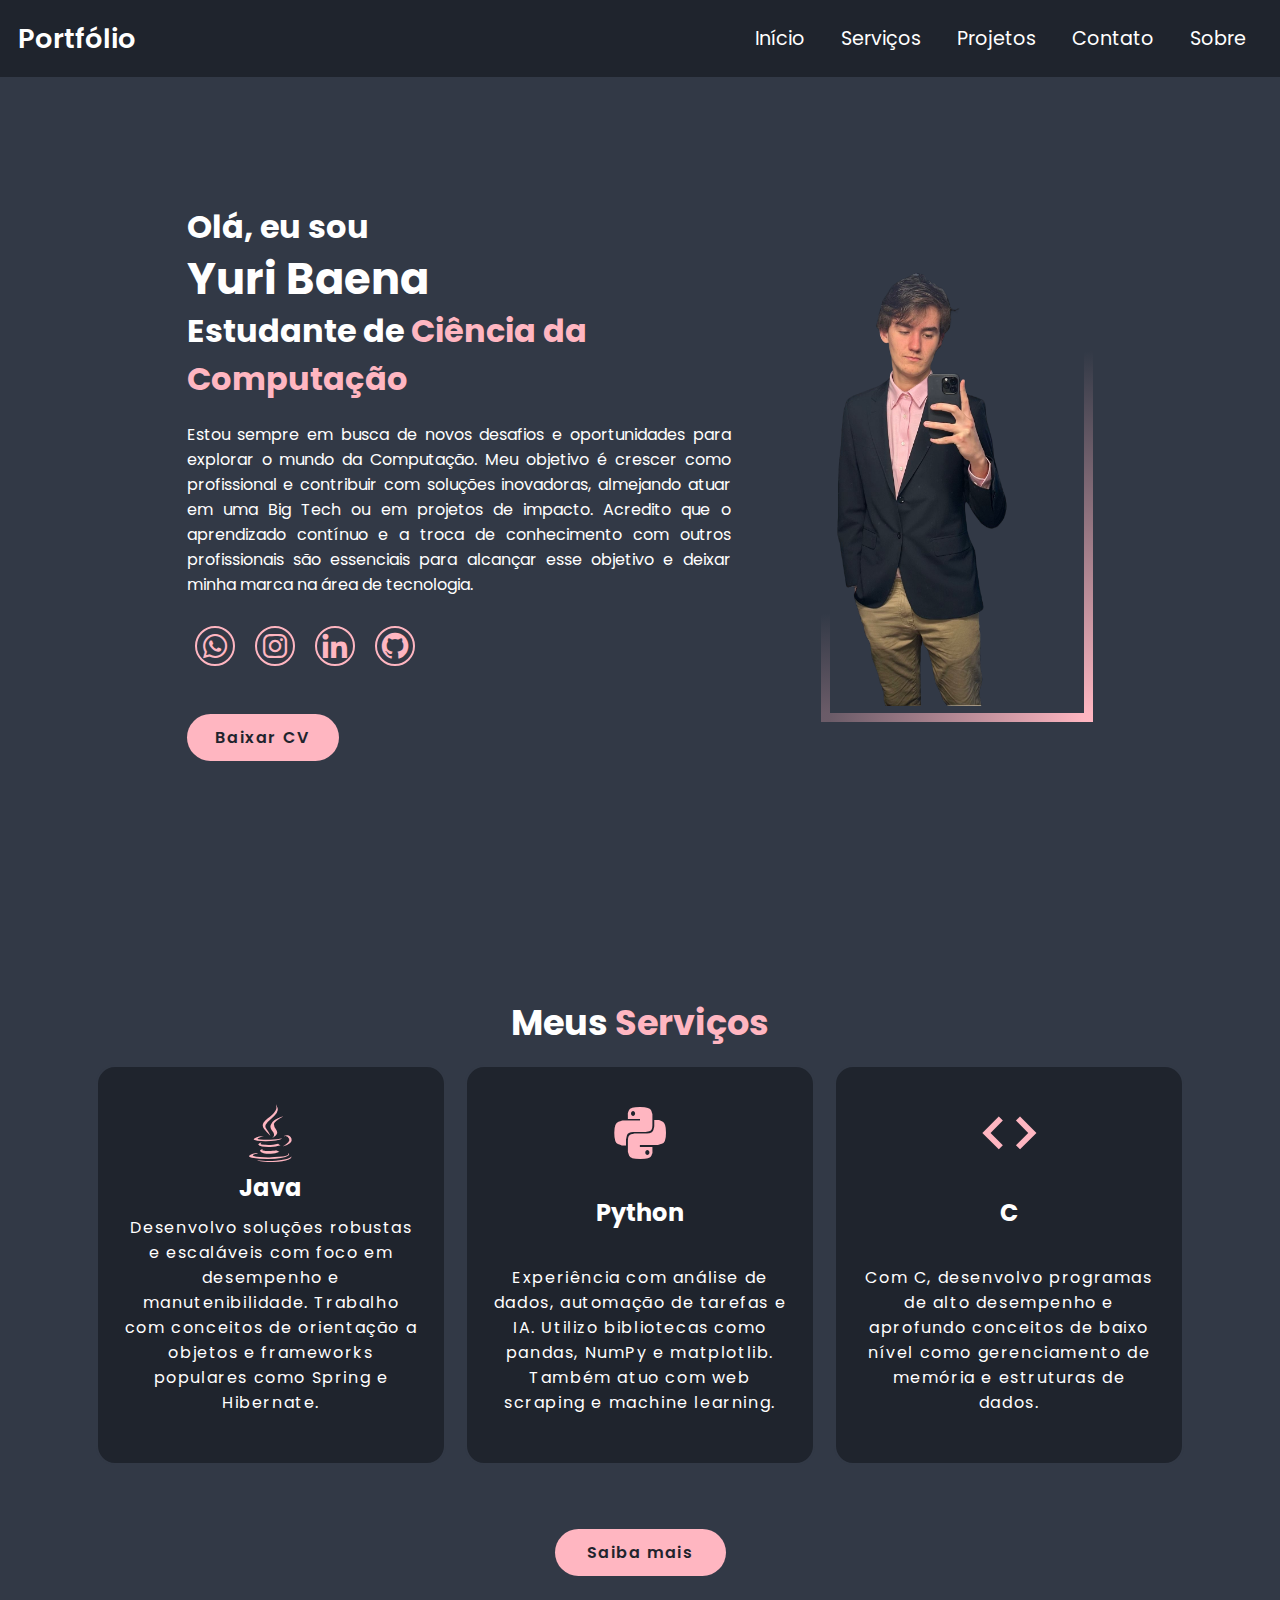
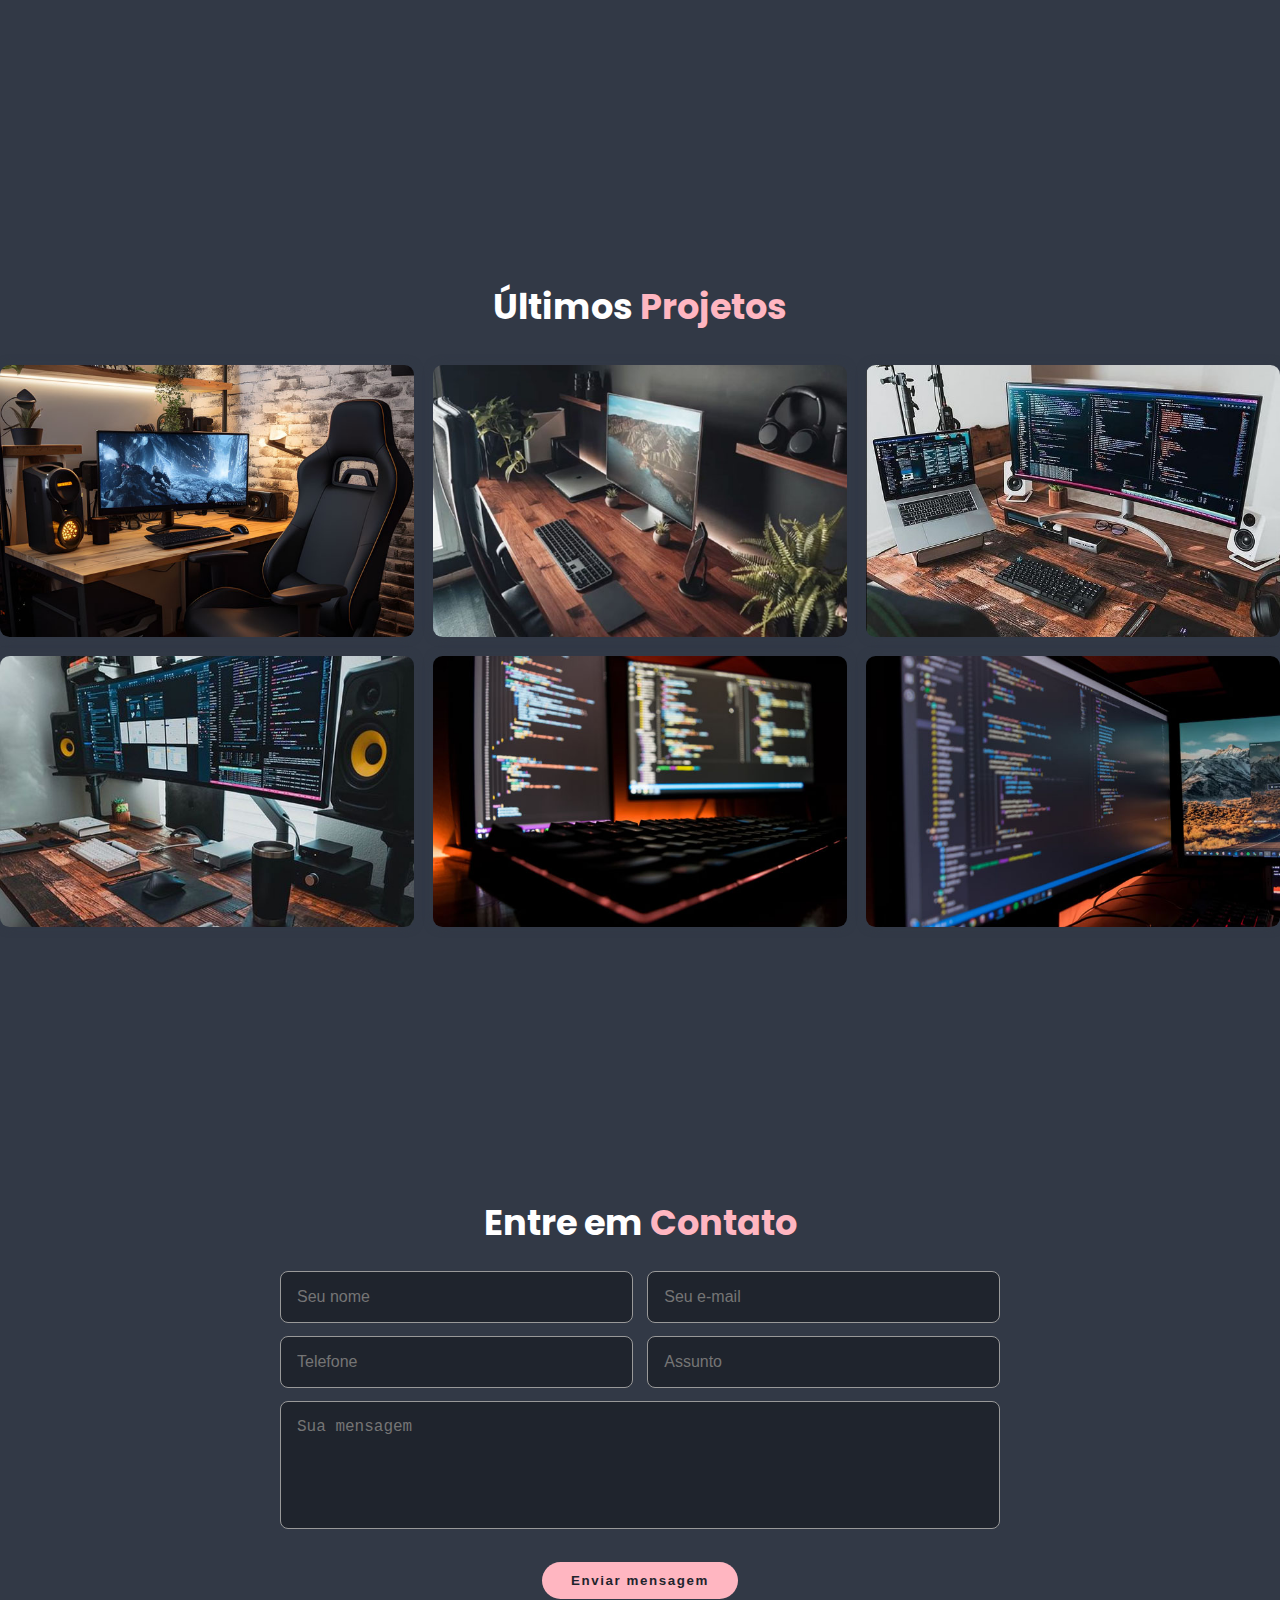
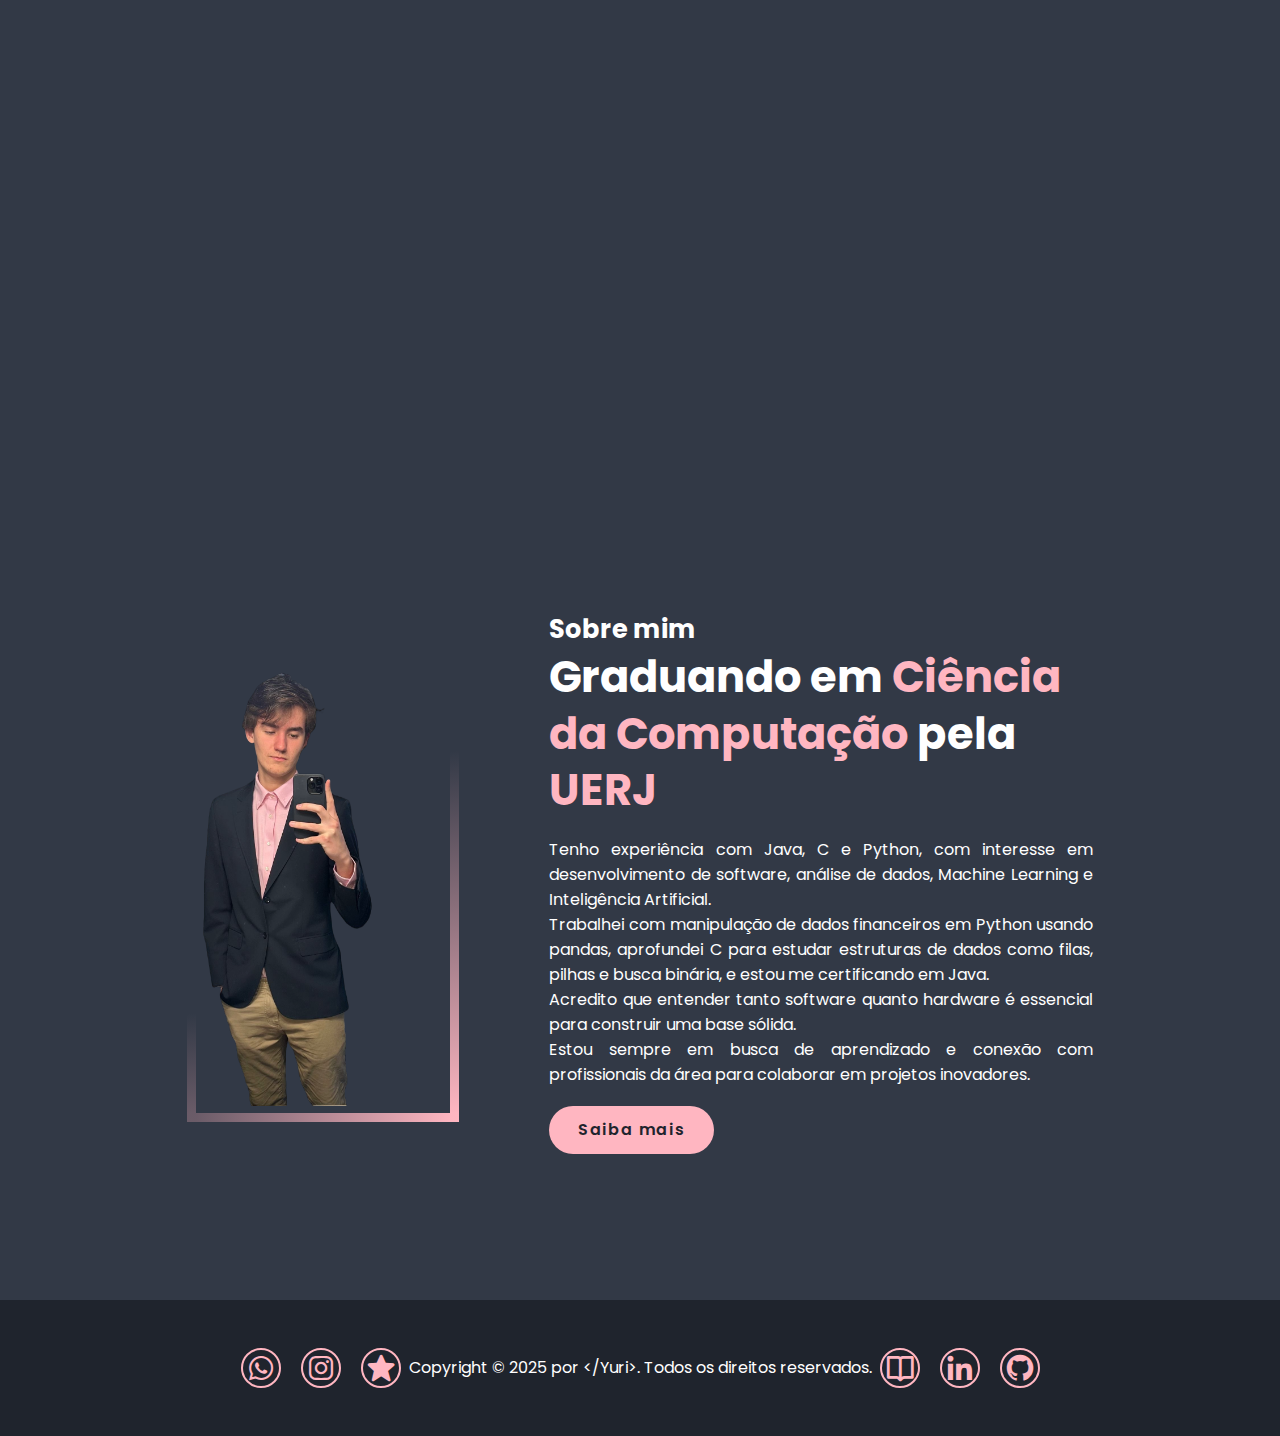
<file: index.html>
<!DOCTYPE html>
<html lang="pt-br">
<head>
  <meta charset="utf-8">
  <meta name="viewport" content="width=device-width, initial-scale=1.0">

  <title>Portfólio de Yuri</title>

  <link rel="icon" href="assets/icon.png" type="image/png">
  <link rel="stylesheet" type="text/css" href="css/main.css">
  <link href='https://unpkg.com/boxicons@2.1.4/css/boxicons.min.css' rel='stylesheet'>
</head>
<body>

  <!-- Cabeçalho -->
  <header>
    <a href="#" class="logo">Portfólio</a>

    <div class="nav">
      <a href="#home">Início</a>
      <a href="#service">Serviços</a>
      <a href="#portfolio">Projetos</a>
      <a href="#contact">Contato</a>
      <a href="#about">Sobre</a>
    </div>

    <div class="nav-responsive">
      <a href="#home">Início</a>
      <a href="#service">Serviços</a>
      <a href="#portfolio">Projetos</a>
      <a href="#contact">Contato</a>
      <a href="#about">Sobre</a>
    </div>

    <div class="menu-hamburguer">
      <div class="bar1"></div>
      <div class="bar2"></div>
      <div class="bar3"></div>
    </div>
  </header>

  <!-- Seção Início -->
  <section class="home" id="home">
    <div class="home-content">
      <h3>Olá, eu sou</h3>
      <h1>Yuri Baena</h1>
      <h3>Estudante de <span>Ciência da Computação</span></h3>

      <p>
        Estou sempre em busca de novos desafios e oportunidades para explorar o mundo da Computação. Meu objetivo é crescer como profissional e contribuir com soluções inovadoras, almejando atuar em uma Big Tech ou em projetos de impacto. Acredito que o aprendizado contínuo e a troca de conhecimento com outros profissionais são essenciais para alcançar esse objetivo e deixar minha marca na área de tecnologia.
      </p>

      <div class="social-media">
        <a href="https://wa.me/5521996431858?text=Olá,%20vim%20pelo%20seu%20portfólio." target="_blank"><i class='bx bxl-whatsapp'></i></a>
        <a href="https://www.instagram.com/yuri._.baena/" target="_blank"><i class='bx bxl-instagram'></i></a>
        <a href="https://www.linkedin.com/in/yuri-baena-dias-nascimento-098b6b285/" target="_blank"><i class='bx bxl-linkedin'></i></a>
        <a href="https://github.com/YuriBaena" target="_blank"><i class='bx bxl-github'></i></a>
      </div>

      <div>
        <a href="assets/curriculo_1.pdf" target="_blank" download class="btn">Baixar CV</a>
      </div>
    </div>

    <div class="home-image">
      <img src="images/profile_pic.png" alt="Foto de Perfil">
    </div>
  </section>

  <!-- Seção Serviços -->
  <section class="services" id="service">
    <h2>Meus <span>Serviços</span></h2>

    <div class="services-container">
      <div class="services-box">
        <i class='bx bxl-java'></i>
        <h3>Java</h3>
        <p>
          Desenvolvo soluções robustas e escaláveis com foco em desempenho e manutenibilidade. Trabalho com conceitos de orientação a objetos e frameworks populares como Spring e Hibernate.
        </p>
      </div>

      <div class="services-box">
        <i class='bx bxl-python'></i>
        <h3>Python</h3>
        <p>
          Experiência com análise de dados, automação de tarefas e IA. Utilizo bibliotecas como pandas, NumPy e matplotlib. Também atuo com web scraping e machine learning.
        </p>
      </div>

      <div class="services-box">
        <i class='bx bx-code'></i>
        <h3>C</h3>
        <p>
          Com C, desenvolvo programas de alto desempenho e aprofundo conceitos de baixo nível como gerenciamento de memória e estruturas de dados.
        </p>
      </div>
    </div>
    <a class="btn" id="services-btn">Saiba mais</a>
  </section>

  <!-- Seção Portfólio -->
  <section class="portfolio" id="portfolio">
    <h2>Últimos <span>Projetos</span></h2>

    <div class="portfolio-container">
      
	  <div class="portfolio-box">
	    <img src="images/01.jpg" alt="Projeto 1">
	    <div class="portfolio-layer">
	      <h4>Conversor de Imagens em Música</h4>
	      <p>
	        Projeto que utiliza OpenCV, librosa e pedalboard para transformar pixels RGB de imagens em composições sonoras, explorando a representação visual de dados por meio de curvas de Hilbert.
	      </p>
	      <a href="https://github.com/YuriBaena/Semana-do-Matematico" target="_blank"><i class='bx bx-link-external'></i></a>
	    </div>
	  </div>

	  <div class="portfolio-box">
	    <img src="images/02.jpg" alt="Projeto 2">
	    <div class="portfolio-layer">
	      <h4>Jogo Medieval</h4>
	      <p>
	        Jogo em Python desenvolvido como projeto final de um curso introdutório, aplicando lógica de programação e estrutura condicional em um ambiente temático medieval.
	      </p>
	      <a href="https://github.com/YuriBaena/JogoMedieval" target="_blank"><i class='bx bx-link-external'></i></a>
	    </div>
	  </div>

	  <div class="portfolio-box">
	    <img src="images/03.jpg" alt="Projeto 3">
	    <div class="portfolio-layer">
	      <h4>Xadrez no Console</h4>
	      <p>
	        Simulação de um jogo de xadrez no terminal. Projeto focado no domínio de estruturas complexas, lógica de movimento das peças e manipulação de entrada do usuário.
	      </p>
	      <a href="https://github.com/YuriBaena/XadrezConsole" target="_blank"><i class='bx bx-link-external'></i></a>
	    </div>
	  </div>

	  <div class="portfolio-box">
	    <img src="images/04.jpg" alt="Projeto 1">
	    <div class="portfolio-layer">
	      <h4>Futuro</h4>
	      <p>
	        ...
	      </p>
	      <a href="#"><i class='bx bx-link-external'></i></a>
	    </div>
	  </div>

	  <div class="portfolio-box">
	    <img src="images/05.jpg" alt="Projeto 1">
	    <div class="portfolio-layer">
	      <h4>Futuro</h4>
	      <p>
	        ...
	      </p>
	      <a href="#"><i class='bx bx-link-external'></i></a>
	    </div>
	  </div>

	  <div class="portfolio-box">
	    <img src="images/06.jpg" alt="Projeto 1">
	    <div class="portfolio-layer">
	      <h4>Futuro</h4>
	      <p>
	        ...
	      </p>
	      <a href="#"><i class='bx bx-link-external'></i></a>
	    </div>
	  </div>

    </div>
  </section>

  <!-- Seção Contato -->
  <section class="contact" id="contact">
    <h2>Entre em <span>Contato</span></h2>
    <form id="contactForm" action="mailto:yuribaena@gmail.com" method="post" enctype="text/plain">
      <div class="input-box">
        <input type="text" name="name" placeholder="Seu nome" required>
        <input type="email" name="email" placeholder="Seu e-mail" required>
      </div>
      <div class="input-box">
        <input type="tel" name="number" placeholder="Telefone" required>
        <input type="text" name="subject" placeholder="Assunto" required>
      </div>
      <textarea name="message" placeholder="Sua mensagem" required></textarea>
      <input type="submit" value="Enviar mensagem" class="btn">
    </form>
  </section>

  <!-- Seção Sobre -->
  <section class="about" id="about">
    <div class="about-img">
      <img src="images/profile_pic.png" alt="Sobre mim">
    </div>

    <div class="about-content">
      <h3>Sobre mim</h3>
      <h1>Graduando em <span>Ciência da Computação</span> pela <span>UERJ</span></h1>
      <p>
        Tenho experiência com Java, C e Python, com interesse em desenvolvimento de software, análise de dados, Machine Learning e Inteligência Artificial.
        <br>Trabalhei com manipulação de dados financeiros em Python usando pandas, aprofundei C para estudar estruturas de dados como filas, pilhas e busca binária, e estou me certificando em Java.
        <br>Acredito que entender tanto software quanto hardware é essencial para construir uma base sólida.
        <br>Estou sempre em busca de aprendizado e conexão com profissionais da área para colaborar em projetos inovadores.
      </p>
      <a href="#" class="btn">Saiba mais</a>
    </div>
  </section>

  <!-- Rodapé -->
  <footer>
    <div class="social-media">
      <a href="https://wa.me/5521996431858?text=Olá,%20vim%20pelo%20seu%20portfólio." target="_blank"><i class='bx bxl-whatsapp'></i></a>
      <a href="https://www.instagram.com/yuri._.baena/" target="_blank"><i class='bx bxl-instagram'></i></a>
      <a href="https://www.linkedin.com/in/yuri-baena-dias-nascimento-098b6b285/details/certifications/" target="_blank"><i class='bx bxs-star'></i></a>
    </div>
    <p>Copyright &copy; 2025 por &lt;/Yuri&gt;. Todos os direitos reservados.</p>
    <div class="social-media">
      <a href="#"><i class='bx bx-book-open'></i></a>
      <a href="https://www.linkedin.com/in/yuri-baena-dias-nascimento-098b6b285/" target="_blank"><i class='bx bxl-linkedin'></i></a>
      <a href="https://github.com/YuriBaena" target="_blank"><i class='bx bxl-github'></i></a>
    </div>
  </footer>

  <script src="js/main.js"></script>
</body>
</html>
</file>
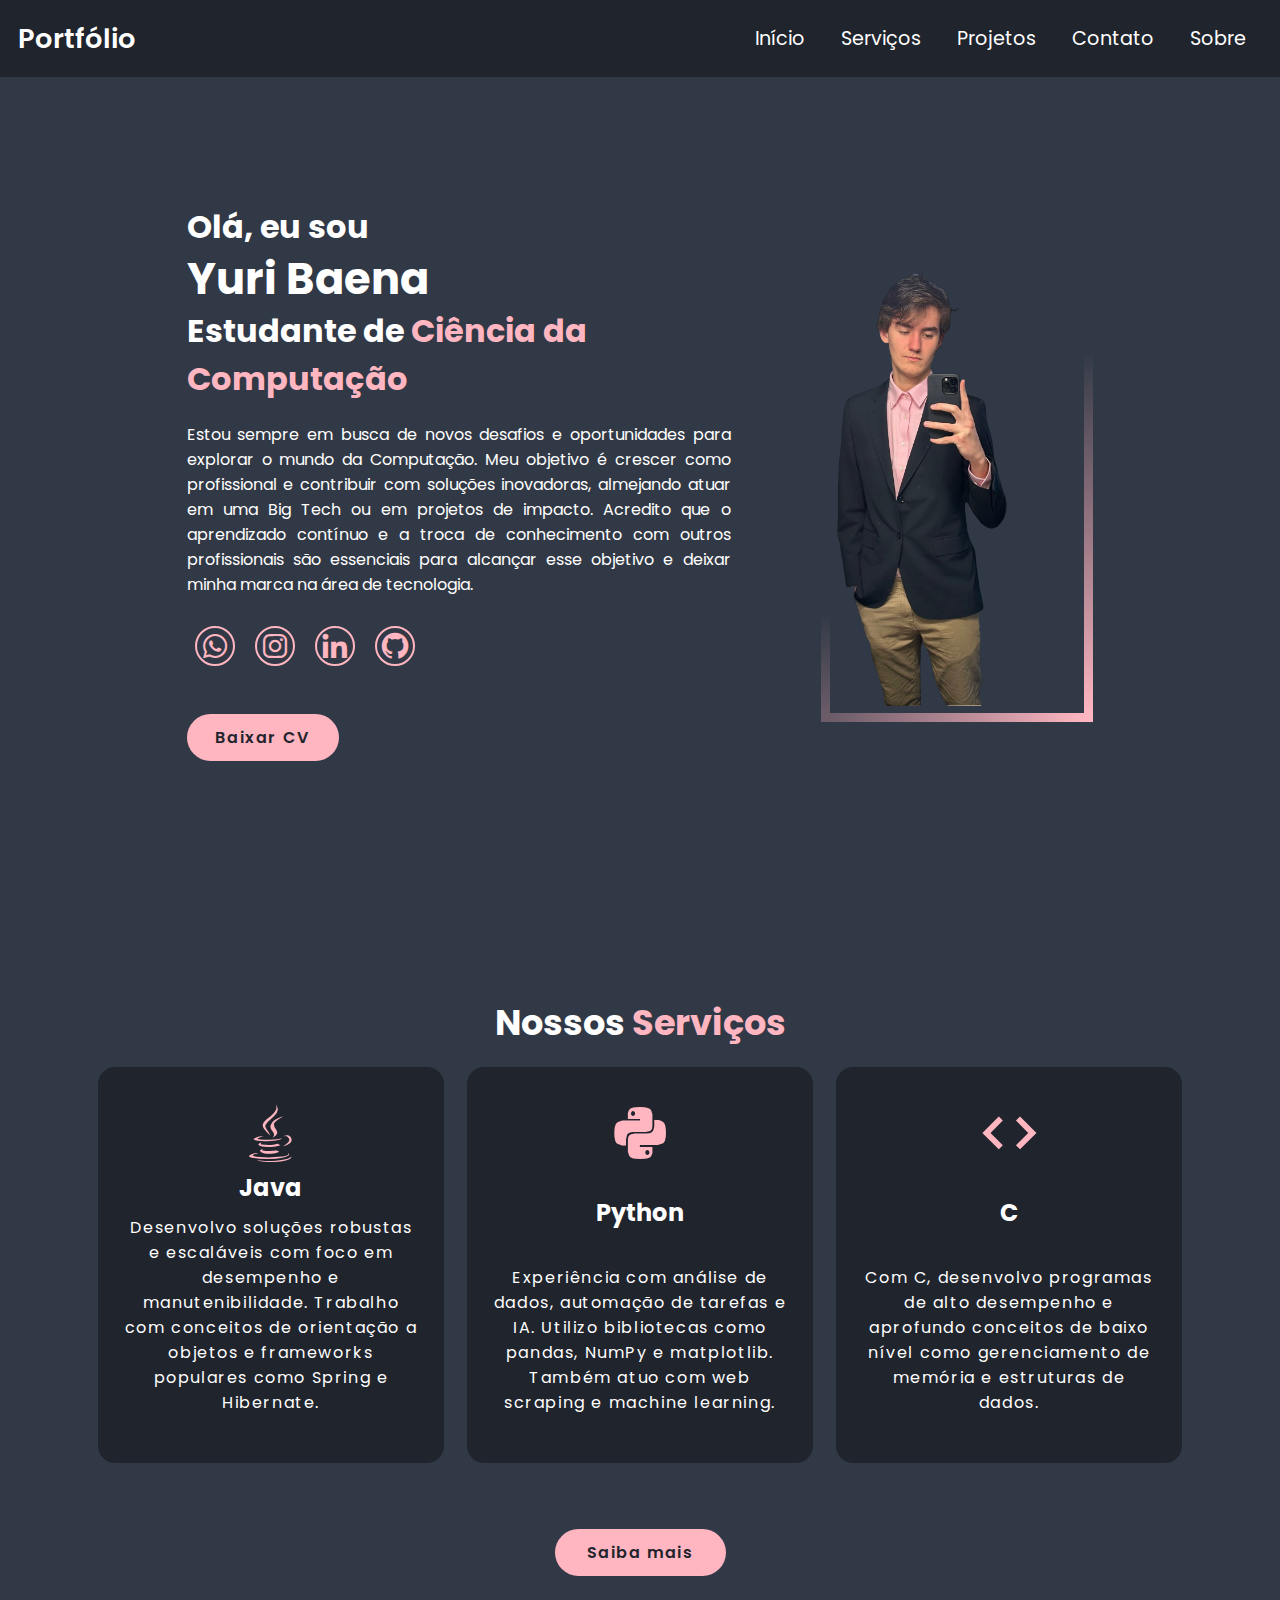
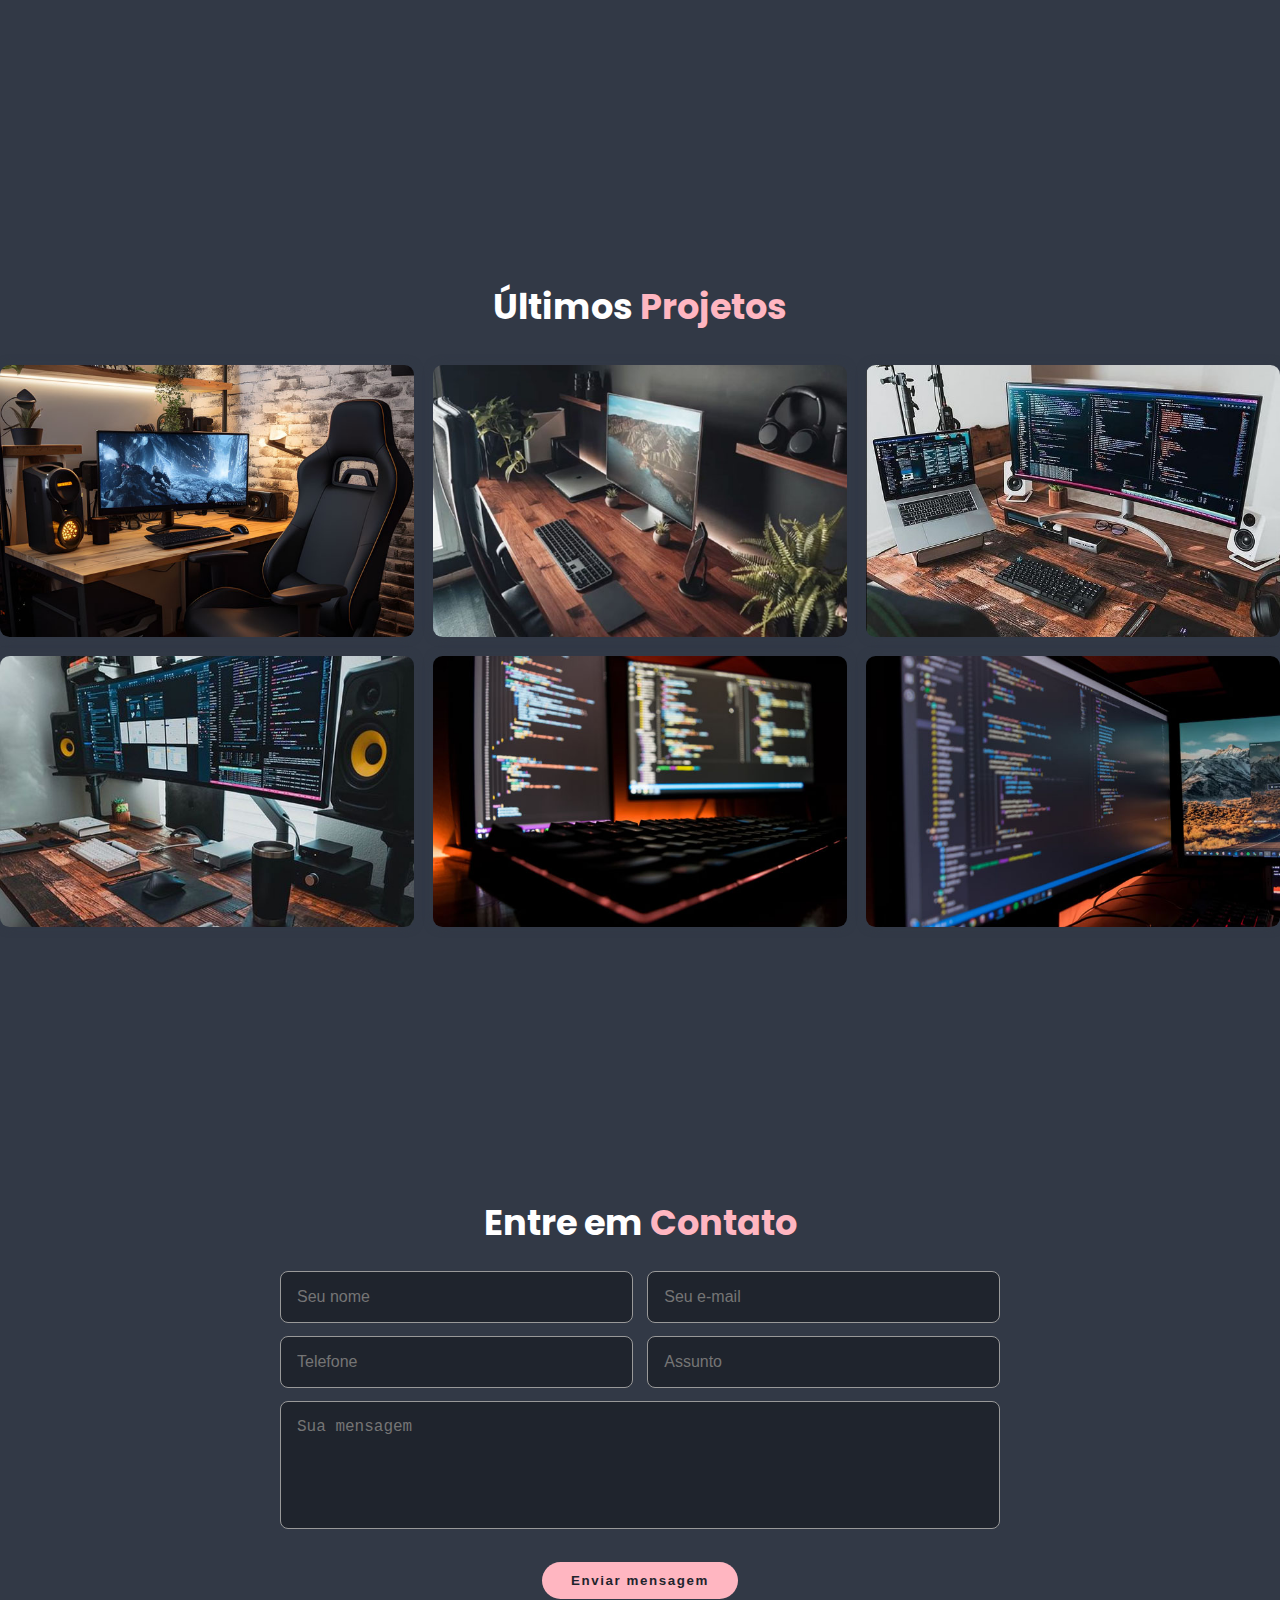
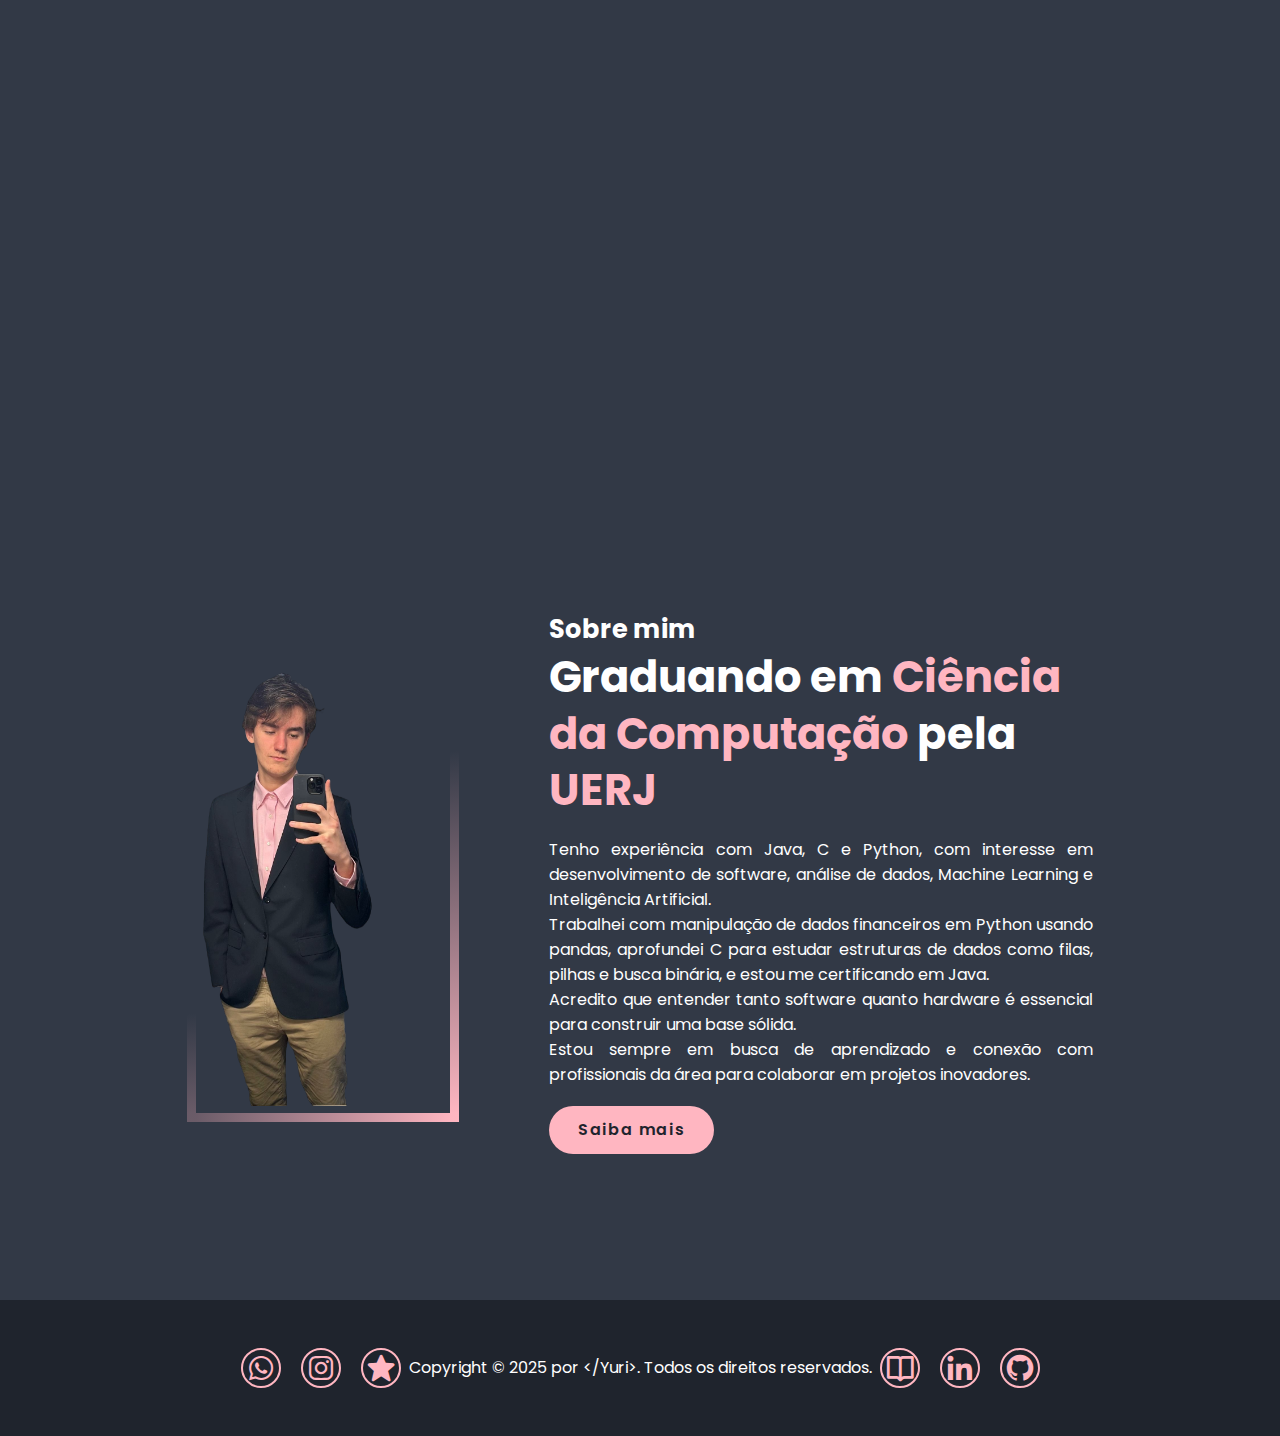
<file: main.html>
<!DOCTYPE html>
<html lang="pt-br">
<head>
  <meta charset="utf-8">
  <meta name="viewport" content="width=device-width, initial-scale=1.0">

  <title>Portfólio de Yuri</title>

  <link rel="icon" href="assets/icon.png" type="image/png">
  <link rel="stylesheet" type="text/css" href="css/main.css">
  <link href='https://unpkg.com/boxicons@2.1.4/css/boxicons.min.css' rel='stylesheet'>
</head>
<body>

  <!-- Cabeçalho -->
  <header>
    <a href="#" class="logo">Portfólio</a>

    <div class="nav">
      <a href="#home">Início</a>
      <a href="#service">Serviços</a>
      <a href="#portfolio">Projetos</a>
      <a href="#contact">Contato</a>
      <a href="#about">Sobre</a>
    </div>

    <div class="nav-responsive">
      <a href="#home">Início</a>
      <a href="#service">Serviços</a>
      <a href="#portfolio">Projetos</a>
      <a href="#contact">Contato</a>
      <a href="#about">Sobre</a>
    </div>

    <div class="menu-hamburguer">
      <div class="bar1"></div>
      <div class="bar2"></div>
      <div class="bar3"></div>
    </div>
  </header>

  <!-- Seção Início -->
  <section class="home" id="home">
    <div class="home-content">
      <h3>Olá, eu sou</h3>
      <h1>Yuri Baena</h1>
      <h3>Estudante de <span>Ciência da Computação</span></h3>

      <p>
        Estou sempre em busca de novos desafios e oportunidades para explorar o mundo da Computação. Meu objetivo é crescer como profissional e contribuir com soluções inovadoras, almejando atuar em uma Big Tech ou em projetos de impacto. Acredito que o aprendizado contínuo e a troca de conhecimento com outros profissionais são essenciais para alcançar esse objetivo e deixar minha marca na área de tecnologia.
      </p>

      <div class="social-media">
        <a href="https://wa.me/5521996431858?text=Olá,%20vim%20pelo%20seu%20portfólio."><i class='bx bxl-whatsapp'></i></a>
        <a href="https://www.instagram.com/yuri._.baena/"><i class='bx bxl-instagram'></i></a>
        <a href="https://www.linkedin.com/in/yuri-baena-dias-nascimento-098b6b285/"><i class='bx bxl-linkedin'></i></a>
        <a href="https://github.com/YuriBaena"><i class='bx bxl-github'></i></a>
      </div>

      <div>
        <a href="assets/curriculo_1.pdf" download class="btn">Baixar CV</a>
      </div>
    </div>

    <div class="home-image">
      <img src="images/profile_pic.png" alt="Foto de Perfil">
    </div>
  </section>

  <!-- Seção Serviços -->
  <section class="services" id="service">
    <h2>Nossos <span>Serviços</span></h2>

    <div class="services-container">
      <div class="services-box">
        <i class='bx bxl-java'></i>
        <h3>Java</h3>
        <p>
          Desenvolvo soluções robustas e escaláveis com foco em desempenho e manutenibilidade. Trabalho com conceitos de orientação a objetos e frameworks populares como Spring e Hibernate.
        </p>
      </div>

      <div class="services-box">
        <i class='bx bxl-python'></i>
        <h3>Python</h3>
        <p>
          Experiência com análise de dados, automação de tarefas e IA. Utilizo bibliotecas como pandas, NumPy e matplotlib. Também atuo com web scraping e machine learning.
        </p>
      </div>

      <div class="services-box">
        <i class='bx bx-code'></i>
        <h3>C</h3>
        <p>
          Com C, desenvolvo programas de alto desempenho e aprofundo conceitos de baixo nível como gerenciamento de memória e estruturas de dados.
        </p>
      </div>
    </div>
    <a class="btn" id="services-btn">Saiba mais</a>
  </section>

  <!-- Seção Portfólio -->
  <section class="portfolio" id="portfolio">
    <h2>Últimos <span>Projetos</span></h2>

    <div class="portfolio-container">
      
	  <div class="portfolio-box">
	    <img src="images/01.jpg" alt="Projeto 1">
	    <div class="portfolio-layer">
	      <h4>Conversor de Imagens em Música</h4>
	      <p>
	        Projeto que utiliza OpenCV, librosa e pedalboard para transformar pixels RGB de imagens em composições sonoras, explorando a representação visual de dados por meio de curvas de Hilbert.
	      </p>
	      <a href="https://github.com/YuriBaena/Semana-do-Matematico"><i class='bx bx-link-external'></i></a>
	    </div>
	  </div>

	  <div class="portfolio-box">
	    <img src="images/02.jpg" alt="Projeto 2">
	    <div class="portfolio-layer">
	      <h4>Jogo Medieval</h4>
	      <p>
	        Jogo em Python desenvolvido como projeto final de um curso introdutório, aplicando lógica de programação e estrutura condicional em um ambiente temático medieval.
	      </p>
	      <a href="https://github.com/YuriBaena/JogoMedieval"><i class='bx bx-link-external'></i></a>
	    </div>
	  </div>

	  <div class="portfolio-box">
	    <img src="images/03.jpg" alt="Projeto 3">
	    <div class="portfolio-layer">
	      <h4>Xadrez no Console</h4>
	      <p>
	        Simulação de um jogo de xadrez no terminal. Projeto focado no domínio de estruturas complexas, lógica de movimento das peças e manipulação de entrada do usuário.
	      </p>
	      <a href="https://github.com/YuriBaena/XadrezConsole"><i class='bx bx-link-external'></i></a>
	    </div>
	  </div>

	  <div class="portfolio-box">
	    <img src="images/04.jpg" alt="Projeto 1">
	    <div class="portfolio-layer">
	      <h4>Futuro</h4>
	      <p>
	        ...
	      </p>
	      <a href="#"><i class='bx bx-link-external'></i></a>
	    </div>
	  </div>

	  <div class="portfolio-box">
	    <img src="images/05.jpg" alt="Projeto 1">
	    <div class="portfolio-layer">
	      <h4>Futuro</h4>
	      <p>
	        ...
	      </p>
	      <a href="#"><i class='bx bx-link-external'></i></a>
	    </div>
	  </div>

	  <div class="portfolio-box">
	    <img src="images/06.jpg" alt="Projeto 1">
	    <div class="portfolio-layer">
	      <h4>Futuro</h4>
	      <p>
	        ...
	      </p>
	      <a href="#"><i class='bx bx-link-external'></i></a>
	    </div>
	  </div>

    </div>
  </section>

  <!-- Seção Contato -->
  <section class="contact" id="contact">
    <h2>Entre em <span>Contato</span></h2>
    <form id="contactForm" action="mailto:yuribaena@gmail.com" method="post" enctype="text/plain">
      <div class="input-box">
        <input type="text" name="name" placeholder="Seu nome" required>
        <input type="email" name="email" placeholder="Seu e-mail" required>
      </div>
      <div class="input-box">
        <input type="tel" name="number" placeholder="Telefone" required>
        <input type="text" name="subject" placeholder="Assunto" required>
      </div>
      <textarea name="message" placeholder="Sua mensagem" required></textarea>
      <input type="submit" value="Enviar mensagem" class="btn">
    </form>
  </section>

  <!-- Seção Sobre -->
  <section class="about" id="about">
    <div class="about-img">
      <img src="images/profile_pic.png" alt="Sobre mim">
    </div>

    <div class="about-content">
      <h3>Sobre mim</h3>
      <h1>Graduando em <span>Ciência da Computação</span> pela <span>UERJ</span></h1>
      <p>
        Tenho experiência com Java, C e Python, com interesse em desenvolvimento de software, análise de dados, Machine Learning e Inteligência Artificial.
        <br>Trabalhei com manipulação de dados financeiros em Python usando pandas, aprofundei C para estudar estruturas de dados como filas, pilhas e busca binária, e estou me certificando em Java.
        <br>Acredito que entender tanto software quanto hardware é essencial para construir uma base sólida.
        <br>Estou sempre em busca de aprendizado e conexão com profissionais da área para colaborar em projetos inovadores.
      </p>
      <a href="#" class="btn">Saiba mais</a>
    </div>
  </section>

  <!-- Rodapé -->
  <footer>
    <div class="social-media">
      <a href="https://wa.me/5521996431858?text=Olá,%20vim%20pelo%20seu%20portfólio."><i class='bx bxl-whatsapp'></i></a>
      <a href="https://www.instagram.com/yuri._.baena/"><i class='bx bxl-instagram'></i></a>
      <a href="https://www.linkedin.com/in/yuri-baena-dias-nascimento-098b6b285/details/certifications/"><i class='bx bxs-star'></i></a>
    </div>
    <p>Copyright &copy; 2025 por &lt;/Yuri&gt;. Todos os direitos reservados.</p>
    <div class="social-media">
      <a href="#"><i class='bx bx-book-open'></i></a>
      <a href="https://www.linkedin.com/in/yuri-baena-dias-nascimento-098b6b285/"><i class='bx bxl-linkedin'></i></a>
      <a href="https://github.com/YuriBaena"><i class='bx bxl-github'></i></a>
    </div>
  </footer>

  <script src="js/main.js"></script>
</body>
</html>
</file>
<file: css/main.css>
/* Fonte */
@import url('https://fonts.googleapis.com/css2?family=Poppins:ital,wght@0,100;0,200;0,300;0,400;0,500;0,600;0,700;0,800;0,900;1,100;1,200;1,300;1,400;1,500;1,600;1,700;1,800;1,900&display=swap');

:root {
    --main-color: #ffb6c1;
    --text-color: #ffffff;
    --bg-color-01: #1f242d;
    --bg-color-02: #323946;
    --color-00: #0000001a;

    /* Extra */
    --color-01: #999999;
    --color-02: #009539;
    --color-03: #7950f2;
    --color-04: #c00000;
    --color-05: #232323;
}

* {
    margin: 0;
    padding: 0;
    box-sizing: border-box;
    text-decoration: none;
    border: none;
    outline: none;
    scroll-behavior: smooth;
}

html {
    font-family: 'Poppins', sans-serif;
    font-size: 16px;
}

body {
    background-color: var(--bg-color-02);
    color: var(--text-color);
}

header {
    position: fixed;
    top: 0;
    left: 0;
    width: 100%;
    padding: 1.1rem;
    background-color: var(--bg-color-01);
    display: flex;
    justify-content: space-between;
    align-items: center;
    z-index: 100;
}

.logo {
    font-size: 1.7rem;
    color: var(--text-color);
    font-weight: 600;
    cursor: default;
}

.nav-responsive {
	display: none;
	position: absolute;
	top: 100%;
	left: 0;
	width: 100%;
	position: 1rem;
	background-color: var(--bg-color-01);
}

.nav a, .nav-responsive a {
    font-size: 1.2rem;
    color: var(--text-color);
    padding: 0.5rem 1rem;
    transition: 0.4s;
}

.nav a:hover, .nav-responsive a:hover {
    color: var(--main-color);
}

section {
    min-height: 100vh;
    padding: 6rem 6rem 2rem;
}

span {
    color: var(--main-color);
}

.home, .about {
    display: flex;
    flex-direction: row;
    justify-content: space-evenly;
    align-items: center;
}

.home-image, .about-img {
    border: 0.6rem solid transparent;
    border-image: linear-gradient(135deg, transparent 50%, var(--main-color)) 1;
}

.home-image img, .about-img img {
    width: 80%;
    max-width: 400px;
    max-height: 500px;
    height: auto;
}

.about {
    background-color: var(--bg-color-02);
}

.home-content, .about-content {
    width: 45%;
}

.home-content h3, .about-content h3 {
    font-size: 1.6rem;
    font-weight: 700;
}

.home-content h1, .about-content h1 {
    line-height: 1.3;
    font-size: 2.7rem;
    font-weight: 700;
}

.home-content p, .about-content p {
    margin-top: 1.2rem;
    text-align: justify;
}

.service-text {
    display: -webkit-box;
    -webkit-line-clamp: 4; /* Limita o texto a 4 linhas */
    -webkit-box-orient: vertical;
    overflow: hidden;
    text-overflow: ellipsis;
    transition: all 0.3s ease;
    max-height: 6em; /* Aproximadamente 4 linhas de altura */
}

.service-text.expanded {
    -webkit-line-clamp: unset; /* Remove a limitação de linhas */
    max-height: 1000px; /* Um valor grande o suficiente para mostrar todo o texto */
}

#services-btn {
    display: block;
    width: fit-content;
    margin: 2rem auto;
    padding: 0.7rem 2rem;
    background-color: var(--main-color);
    border-radius: 2rem;
    color: var(--bg-color-01);
    font-weight: 600;
    text-align: center;
    transition: 0.3s ease;
}

#services-btn:hover {
    box-shadow: 0 0 0.3rem var(--main-color);
    background-color: inherit;
    color: var(--main-color);
    cursor: pointer;
    transform: scale(1.1);
}

.services h2, .portfolio h2, .contact h2 {
    font-size: 2.2rem;
    margin-bottom: 1rem;
    text-align: center;
}

.services-container {
    display: flex;
    flex-direction: row;
    justify-content: space-evenly;
    gap: 1.2rem;
}

.services-box {
    display: flex;
    flex-direction: column;
    justify-content: space-between;
    min-height: 25rem;
    padding: 2rem 1rem 2.5rem;
    border-radius: 1.2rem;
    text-align: center;
    border: 0.15rem solid var(--bg-color-02);
    background-color: var(--bg-color-01);
    transition: 0.5s ease;
}

.services-box:hover {
    border-color: var(--main-color);
    transform: scale(1.01);
}

.services-box i {
    font-size: 4.3rem;
    color: var(--main-color);
}

.services-box h3 {
    font-size: 1.5rem;
}

.services-box p {
    margin: 0.5rem;
    letter-spacing: 0.1rem;
    display: -webkit-box;
    -webkit-line-clamp: 4;
    overflow: hidden;
    text-overflow: ellipsis;
}

.btn {
    display: inline-block;
    padding: 0.7rem 1.8rem;
    background-color: var(--main-color);
    border-radius: 2rem;
    color: var(--bg-color-01);
    font-weight: 600;
    letter-spacing: 0.1rem;
    transition: 0.3s ease;
    margin-top: 1.2rem;
}

.btn:hover {
    box-shadow: 0 0 0.3rem var(--main-color);
    background-color: inherit;
    color: var(--main-color);
    cursor: pointer;
    transform: scale(1.1);
}

/* Seção de Portfólio */
.portfolio {
    background-color: var(--bg-color-02);
    padding: 4rem 0;
}

.portfolio h2 {
    text-align: center;
    padding: 1rem;
}

.portfolio-container {
    display: grid;
    gap: 1.2rem;
    grid-template-columns: repeat(auto-fit, minmax(300px, 1fr));
}

.portfolio-box {
    position: relative;
    border-radius: 0.6rem;
    box-shadow: 0 0 0.6rem var(--bg-color-02);
    overflow: hidden;
}

.portfolio-box img {
    width: 100%;
    display: block;
    transition: transform 0.5s ease;
}

.portfolio-box:hover img {
    transform: scale(1.1);
}

.portfolio-box .portfolio-layer {
    position: absolute;
    bottom: 0;
    left: 0;
    width: 100%;
    height: 100%;
    background: linear-gradient(transparent, var(--main-color));
    display: flex;
    justify-content: center;
    align-items: center;
    flex-direction: column;
    text-align: center;
    padding: 1.5rem;
    transform: translateY(100%);
    transition: transform 0.5s ease-in-out;
    box-sizing: border-box;
    overflow: hidden;
}

.portfolio-box:hover .portfolio-layer {
    transform: translateY(0);
}

.portfolio-layer h4 {
    font-size: 1.6rem;
    color: var(--text-color);
    margin-bottom: 0.5rem;
}

.portfolio-layer p {
    font-size: 1rem;
    color: var(--text-color);
    max-height: 6rem;
    overflow: hidden;
    word-wrap: break-word;
    text-overflow: ellipsis;
    margin-bottom: 1rem;
}

.portfolio-layer a {
    display: block;
    width: 3rem;
    height: 3rem;
    background: var(--text-color);
    border-radius: 50%;
    display: flex;
    justify-content: center;
    align-items: center;
    transition: background 0.3s ease, transform 0.3s ease;
    text-decoration: none;
}

.portfolio-layer a i {
    font-size: 1.2rem;
    color: var(--bg-color-01);
}

.portfolio-layer a:hover {
    background: var(--main-color);
    transform: scale(1.1);
}

form {
    max-width: 45rem;
    margin: 0.6rem auto 2rem;
    text-align: center;
}

form .input-box {
    display: flex;
    justify-content: space-between;
    flex-wrap: wrap;
    gap: 0.8rem;
}

form .input-box input, form textarea {
    width: 100%;
    padding: 1rem;
    font-size: 1rem;
    color: var(--text-color);
    background-color: var(--bg-color-01);
    border-radius: 0.5rem;
    margin: 0.4rem 0;
    border: 1px solid var(--color-01);
    box-sizing: border-box;
}

textarea {
    resize: none;
    min-height: 8rem;
}

footer {
    display: flex;
    flex-direction: row;
    justify-content: center;
    align-items: center;
    padding: 1.2rem;
    background-color: var(--bg-color-01);
}

.social-media a {
    display: inline-flex;
    justify-content: center;
    align-items: center;
    width: 2.5rem;
    height: 2.5rem;
    background: transparent;
    border: 0.15rem solid var(--main-color);
    border-radius: 50%;
    font-size: 2rem;
    color: var(--main-color);
    margin: 1.8rem 0.5rem;
    transition: 0.5s ease;
}

.social-media a:hover {
    background-color: var(--main-color);
    color: var(--bg-color-02);
    box-shadow: 0 0 1.2rem var(--main-color);
}

.menu-hamburguer {
    display: none;
    cursor: pointer;
}

.bar1, .bar2, .bar3 {
    width: 2rem;
    height: 0.3rem;
    background-color: var(--text-color);
    margin: 0.4rem 0;
    transition: 0.3s ease;
}

.change .bar1 {
    transform: translate(0, 0.65rem) rotate(-45deg);
}

.change .bar2 {
    opacity: 0;
}

.change .bar3 {
    transform: translate(0, -0.65rem) rotate(45deg);
}

@media (max-width: 768px) {
    .menu-hamburguer {
        display: block;
    }

    .nav {
        display: none;
    }

    .nav-responsive a{
        display: block;
        font-size: 1.2rem;
        margin: 0.5rem 0;
    }

    section {
        padding: 6rem 2.5rem;
    }

    .home, .about {
        flex-direction: column;
        gap: 1.2rem;
    }

    .home-image, .about-img {
        width: 80%;
        max-width: 80%;
    }

    .home-content, .about-content {
        width: 100%;
    }

    .home-content div {
        text-align: center;
    }

    .home-content h1, .about-content h1 {
        font-size: 2.2rem;
        font-weight: 700;
        line-height: 1.3;
    }

    .services-container {
        flex-direction: column;
        align-items: center;
    }

    .services-box {
        width: 100%;
    }
}

@media (min-width: 576px) {
    .home-image, .about-img {
        width: 65%;
        max-width: 65%;
    }

    .services-box {
        width: 70%;
    }
}

@media (min-width: 768px) {
    .menu-hamburguer {
        display: none;
    }

    .nav {
        display: block;
    }

    .nav-responsive, .nav-responsive a {
        display: none;
    }

    .home, .about {
        flex-direction: row;
        justify-content: space-evenly;
    }

    .home-image, .about-img {
        max-width: 35%;
    }

    .home-content, .about-content {
        width: 50%;
    }

    .services-box {
        width: 60%;
        margin-bottom: 2rem;
    }

    .portfolio-container {
        grid-template-columns: repeat(2, 1fr);
    }

    form .input-box input {
        width: 49%;
    }
}

@media (min-width: 992px) {
    .services-container {
        flex-direction: row;
        gap: 1.2rem;
    }
}

@media (min-width: 1200px) {
    .home-image, .about-img {
        max-width: 25%;
    }

    .home-content h1 {
        font-size: 2.7rem;
    }

    .home-content h3 {
        font-size: 2rem;
    }

    .portfolio-container {
        grid-template-columns: repeat(3, 1fr);
    }
}
</file>
